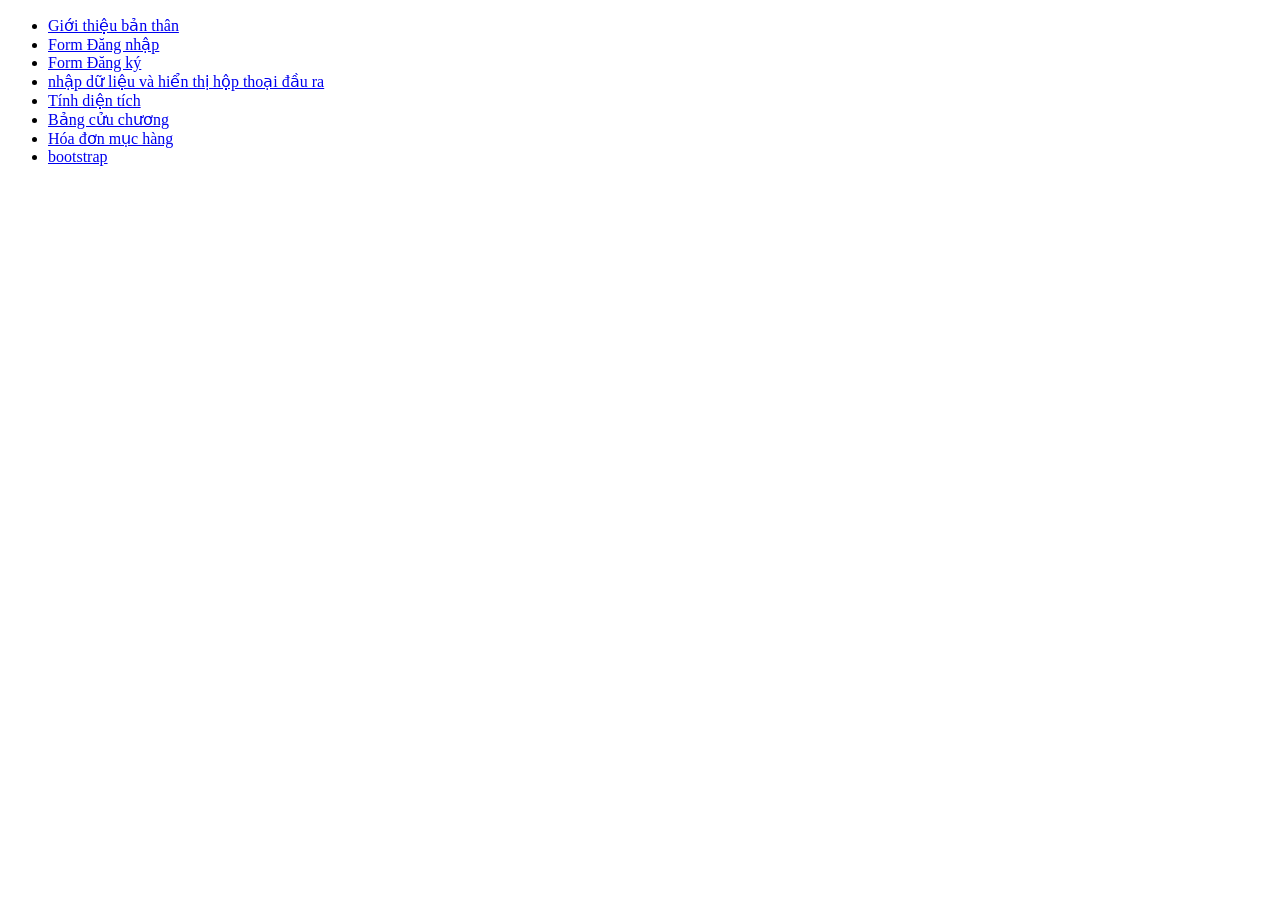
<file: index.html>
<!DOCTYPE html>
	<html lang="vi">
		<head>
			<title> trang web </title>
			<meta charset="UTF-8">
		</head>
		<body>
			<ul>
				<li>
					<a href="html/trang1.html"> Giới thiệu bản thân </a>
				</li>
				<li>
					<a href="html/login.html"> Form Đăng nhập </a>
				</li>
                <li>
                    <a href="html/register.html"> Form Đăng ký </a>
                </li>
				<li>
					<a href="html/trang2.html"> nhập dữ liệu và hiển thị hộp thoại đầu ra </a>
				</li>
				<li>
					<a href="html/trang3.html"> Tính diện tích </a>
				</li>
				<li>
					<a href="html/bangcuuchuong.html"> Bảng cửu chương </a>
				</li>
				<li>
					<a href="html/trang4.html"> Hóa đơn mục hàng </a>
				</li>
				<li>
					<a href="html/trang5.html"> bootstrap </a>
				</li>
			</ul>
		</body>
	</html>
</file>
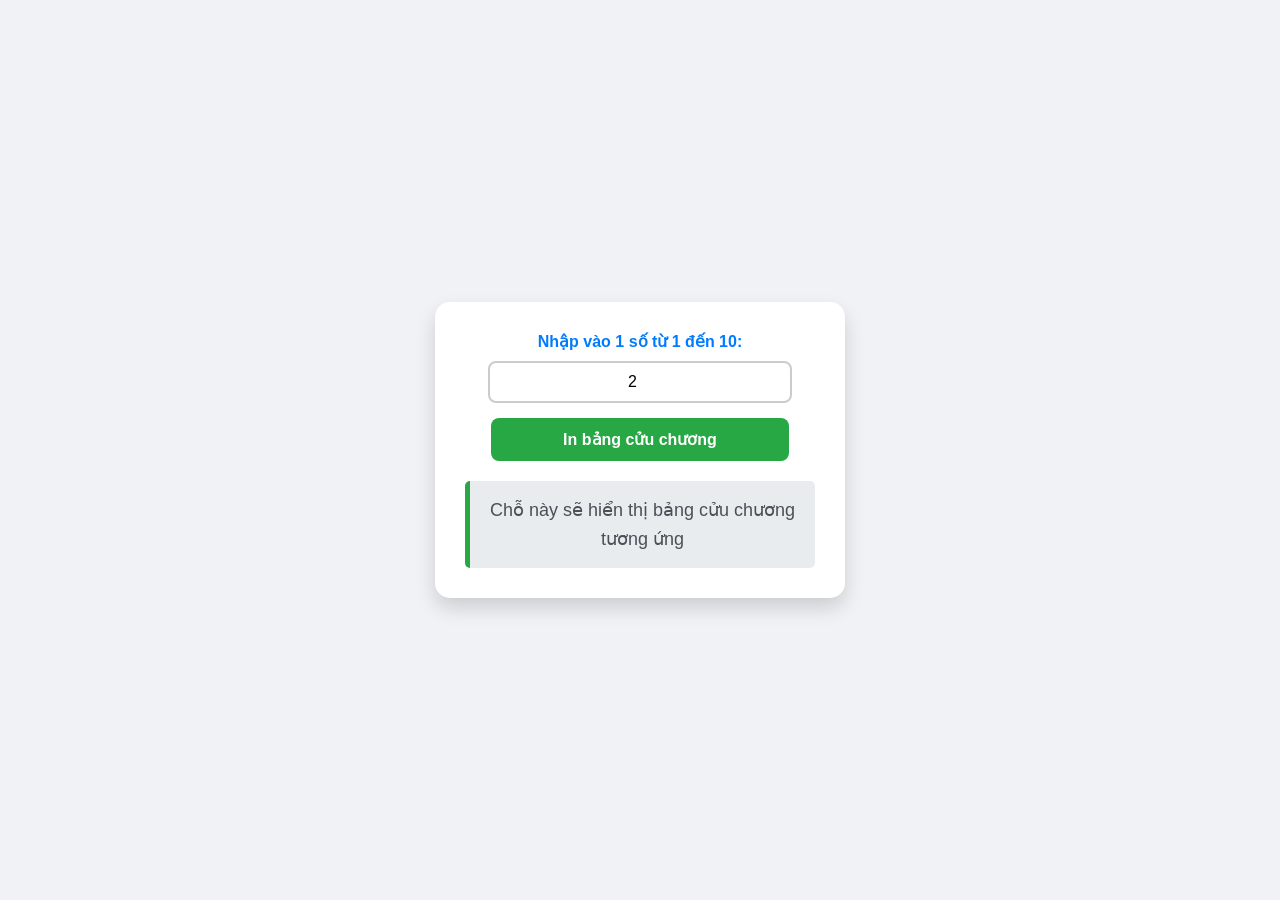
<file: html/bangcuuchuong.html>
<!DOCTYPE html>
<html lang="vi">

<head>
	<title>Bảng cửu chương</title>
	<meta charset="utf-8">
	<link href = "../css/bangcuuchuong.css" rel="stylesheet">
</head>

<body>
	<div class="container">
		<form>
			<label>Nhập vào 1 số từ 1 đến 10:</label>
			<input type="number" name="txtSo" id="txtSo" placeholder="Nhập vào 1 số" min="1" max="10" value="2">
			<input type="button" id="btnPrint" value="In bảng cửu chương"
				onclick="printBCC(document.getElementById('txtSo').value)">
		</form>
		<div id="result">
			Chỗ này sẽ hiển thị bảng cửu chương tương ứng
		</div>

	</div>
	<script>
		/*Viết mã Javascript*/
		function printBCC(n) {
			let result = "";


			let i = 1;
			while (i <= 10) {
				result += `${n} x ${i} = ${n * i} <br>`;
				i++;
			}
			//Đưa kết quả vào thẻ div có id là "result"
			document.getElementById("result").innerHTML = result;
		}
	</script>
</body>

</html>
</file>
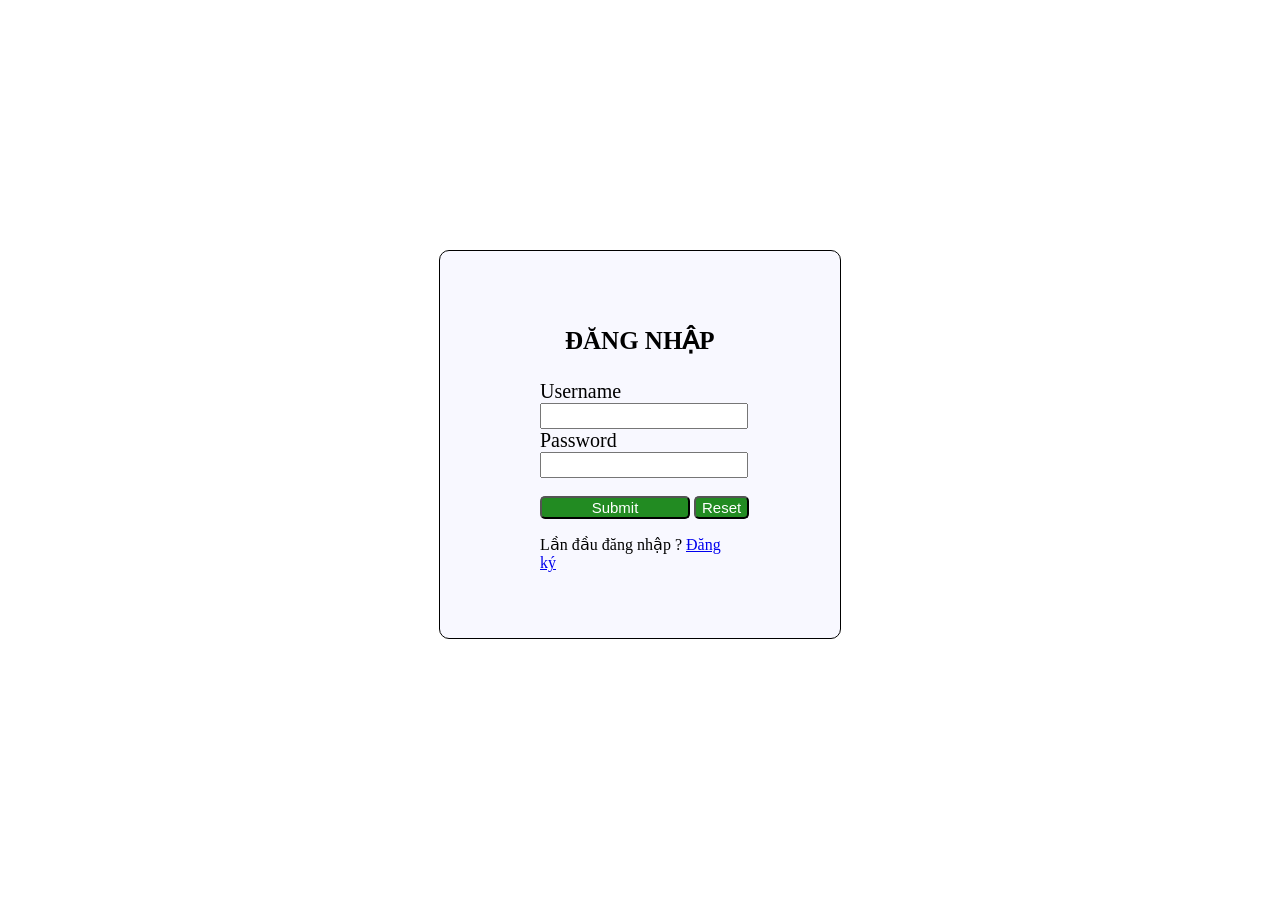
<file: html/login.html>
<!DOCTYPE html>
	<html lang = "vi">
		<head>
			<meta charset = "UTF-8">
			<title> TRANG ĐĂNG NHẬP </title>
			<link rel = "stylesheet" href = "../css/LoginForm.css">
		</head>
		<body style = "margin:0px;">
			<div id = "Div-Form">
				<form id = "Login-Form">
					<div id = "Login-Form-Div">
						<h3 id ="Title-Form"> Đăng Nhập </h3>
						<label for = "Username" id = "Username-Label"> Username </label>  <br>
						<input type = "text" id = "Username" name = "Username" class = "Form-control"> <br>
						<label for = "Password" id = "Password-Label"> Password </label> <br>
						<input type = "password" id = "Password" name = "Password" class = "Form-control"> <br> <br>
						<input type = "submit" value = "Submit" name = "Sb-Login" id = "Submit-Input">
						<input type = "reset" value = "Reset" name = "Rs-Login" id = "Reset-Input">
						<p id = "Register-Form"> Lần đầu đăng nhập ? <a href = "register.html"> Đăng ký </a> </p>
					</div>
				</form>
			</div>
		</body>
	</html>
</file>
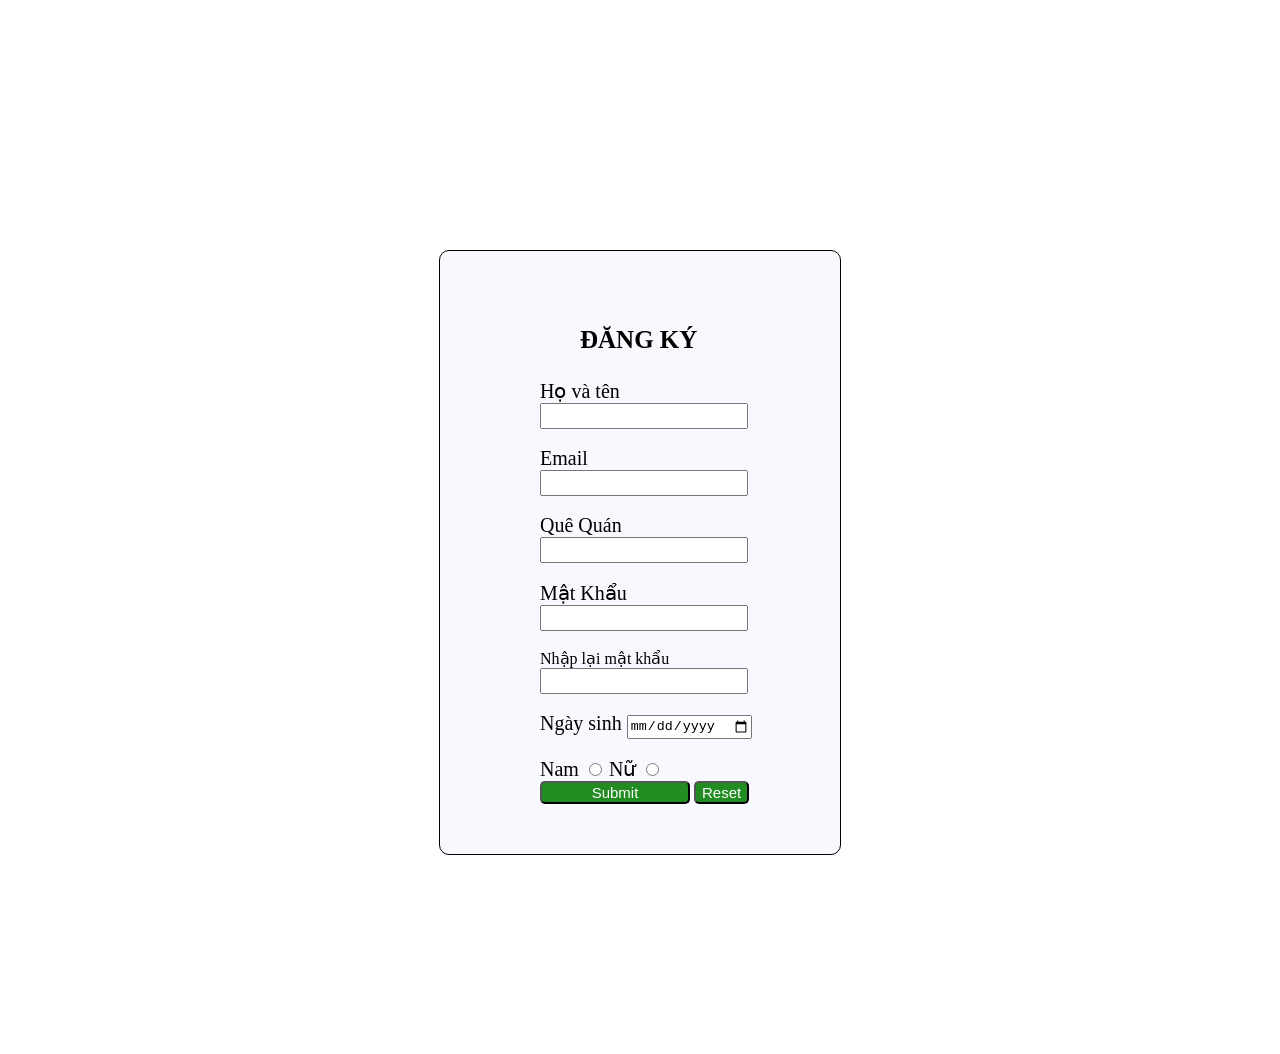
<file: html/register.html>
<!DOCTYPE html>
	<html lang = "vi">
		<head>
			<meta charset = "UTF-8">
			<title> TRANG ĐĂNG KÝ </title>
			<link rel = "stylesheet" href = "../css/RegisterForm.css">
		</head>
		<body style = "margin:0px;">
			<div id = "Div-Form">
				<form id = "Login-Form">
					<div id = "Login-Form-Div">
						<h3 id ="Title-Form"> Đăng Ký </h3>
						<label for = "Username" id = "Username-Label"> Họ và tên </label>  <br>
						<input type = "text" id = "Username" name = "Username" class = "Form-control"> <br> <br>
						
						<label for = "Email" id = "Email-Label"> Email </label> <br>
						<input type = "email" id = "Email" name = "Email" class = "Form-control"> <br> <br>
						
						<label for = "QueQuan" id = "QueQuan-Label"> Quê Quán </label> <br>
						<input type = "text" id = "QueQuan" name - "QueQuan" class = "Form-control"> <br> <br>
						
						<label for = "Password" id = "Password-Label"> Mật Khẩu </label> <br>
						<input type = "password" id = "Password" name = "Password" class = "Form-control"> <br> <br>
						
						<label for ="ConfirmPassword" id = "ConfirmPassword"> Nhập lại mật khẩu </label> <br>
						<input type = "password" id = "ConfirmPassword" name = "ConfirmPassword" class = "Form-control"> <br> <br>
						
						<label for = "NgaySinh" id = "NgaySinh-Label"> Ngày sinh </label>
						<input type = "date" id = "NgaySinh" name = "NgaySinh" class = "Form-control"> <br> <br>
						
						<label for = "GioiTinh-Nam" id = "GioiTinhNam-Label"> Nam </label>
						<input type = "radio" id = "GioiTinh-Nam" name = "GioiTinh" value = "Nam" class = "Form-control-GioiTinh">
						
						<label for = "GioiTinh-Nu" id = "GioiTinhNu-Label"> Nữ </label>
						<input type = "radio" id = "GioiTinh-Nu" name = "GioiTinh" value = "Nu" class = "Form-control-GioiTinh"> <br>
						
						<input type = "submit" value = "Submit" name = "Sb-Login" id = "Submit-Input">
						<input type = "reset" value = "Reset" name = "Rs-Login" id = "Reset-Input">
					</div>
				</form>
			</div>
		</body>
	</html>
</file>
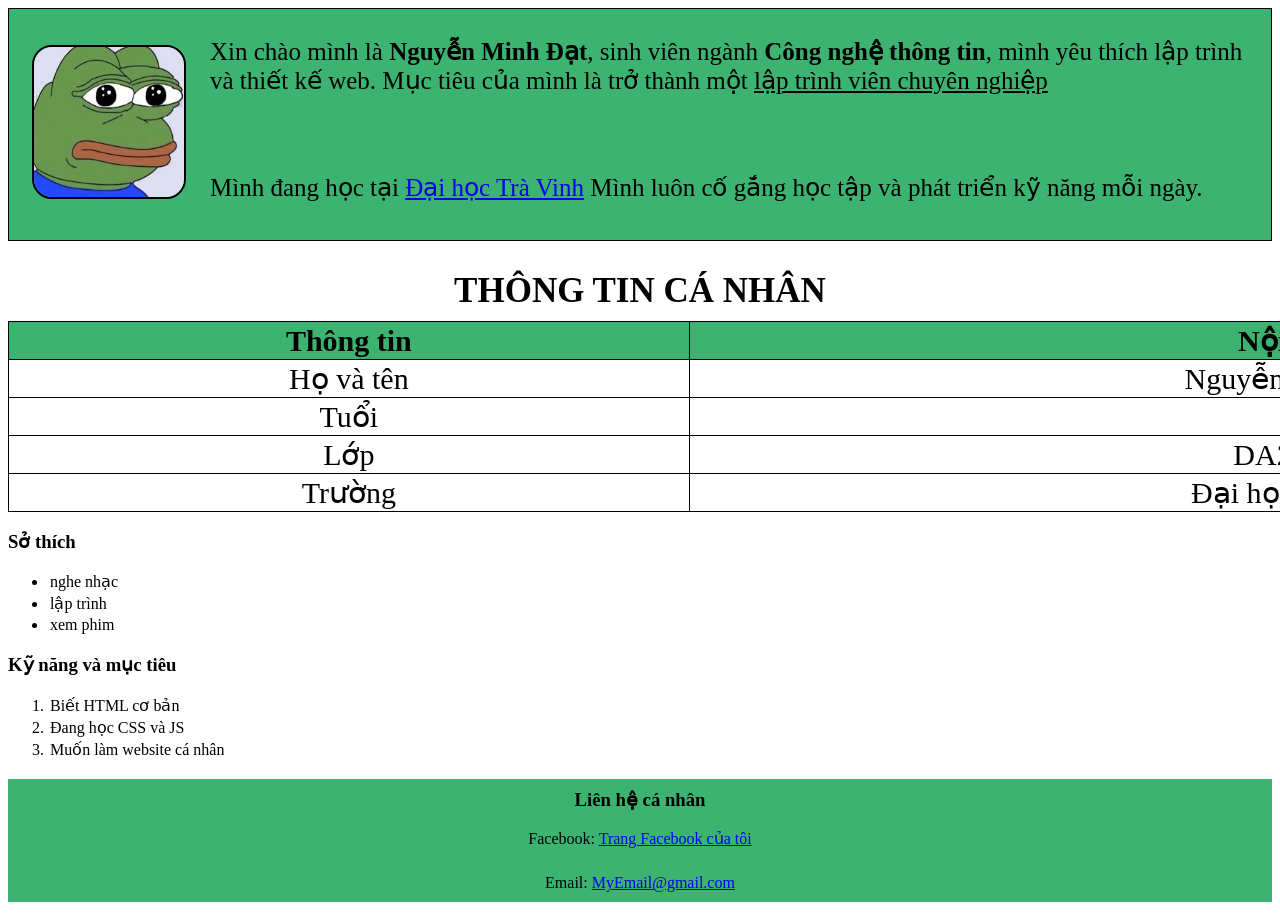
<file: html/trang1.html>
<!DOCTYPE html>
    <html lang="vi">
        <head>
            <title> TRANG Web </title>
            <meta charset="UTF-8">
            <link rel="stylesheet" href="../css/main.css">
        </head>
        <body>
	    <div id = "container">
            <table id="tb1">
                <tr id = "pepetablerow">
                    <td>
                        <img src="../assets/images/images.jpg" alt="avatar" width="200" height="100">
                    </td>
                    <td>
                        <p class="gioithieu">Xin chào mình là <b>Nguyễn Minh Đạt</b>, sinh viên ngành <b>Công nghệ thông tin</b>, mình yêu thích lập trình và thiết kế web. Mục tiêu của mình là trở thành một <u>lập trình viên chuyên nghiệp</u></p> <br>
                        <p class="gioithieu" style="padding-bottom:10px;">Mình đang học tại <a href="https://tvu.edu.vn" id = "TVU">Đại học Trà Vinh</a> Mình luôn cố gắng học tập và phát triển kỹ năng mỗi ngày.</p>
                    </td>
                </tr>
            </table>
	    </div>
            <div id = "tableDIV">
	    <h3 id = "thongtin"> THÔNG TIN CÁ NHÂN </h3>
            <table id="table">   
                <tr class="tb2">
                    <th>Thông tin</th>
                    <th>Nội dung</th>
                </tr>
                <tr class="tb2">
                    <td>Họ và tên</td>
                    <td>Nguyễn Minh Đạt</td>
                </tr>
                <tr class="tb2">
                    <td>Tuổi</td>
                    <td>20</td>
                </tr>
                <tr class="tb2">
                    <td>Lớp</td>
                    <td>DA25TTB</td>
                </tr>
                <tr class="tb2">
                    <td>Trường</td>
                    <td>Đại học Trà Vinh</td>
                </tr>
            </table>
	    </div>
            <h3>Sở thích</h3>
            <ul>
                <li class="list1">
                    <p> nghe nhạc</p>
                </li">
                <li class="list1">
                    <p> lập trình</p>
                </li>
                <li class="list1">
                    <p> xem phim</p>
                </li>
            </ul>
            <h3> Kỹ năng và mục tiêu </h3>
	    <ol id = "list">
    		<li class="list2">
		    <p>Biết HTML cơ bản</p>
		</li>
		<li class="list2">
		    <p>Đang học CSS và JS</p>
		</li> 
		<li class="list2">
		    <p>Muốn làm website cá nhân</p>
		</li>
	    </ol>
	    <div id = "lienhe">
	    <h3> Liên hệ cá nhân </h3>
	    <p> Facebook: <a href="facebook.com" id = "Fb"> Trang Facebook của tôi </a> </p> 
     	    <p> Email: <a href="mailto:myemail@gmail.com" id = "gmail"> MyEmail@gmail.com </a></p>
	    </div>
        </body>
    </html>
</file>
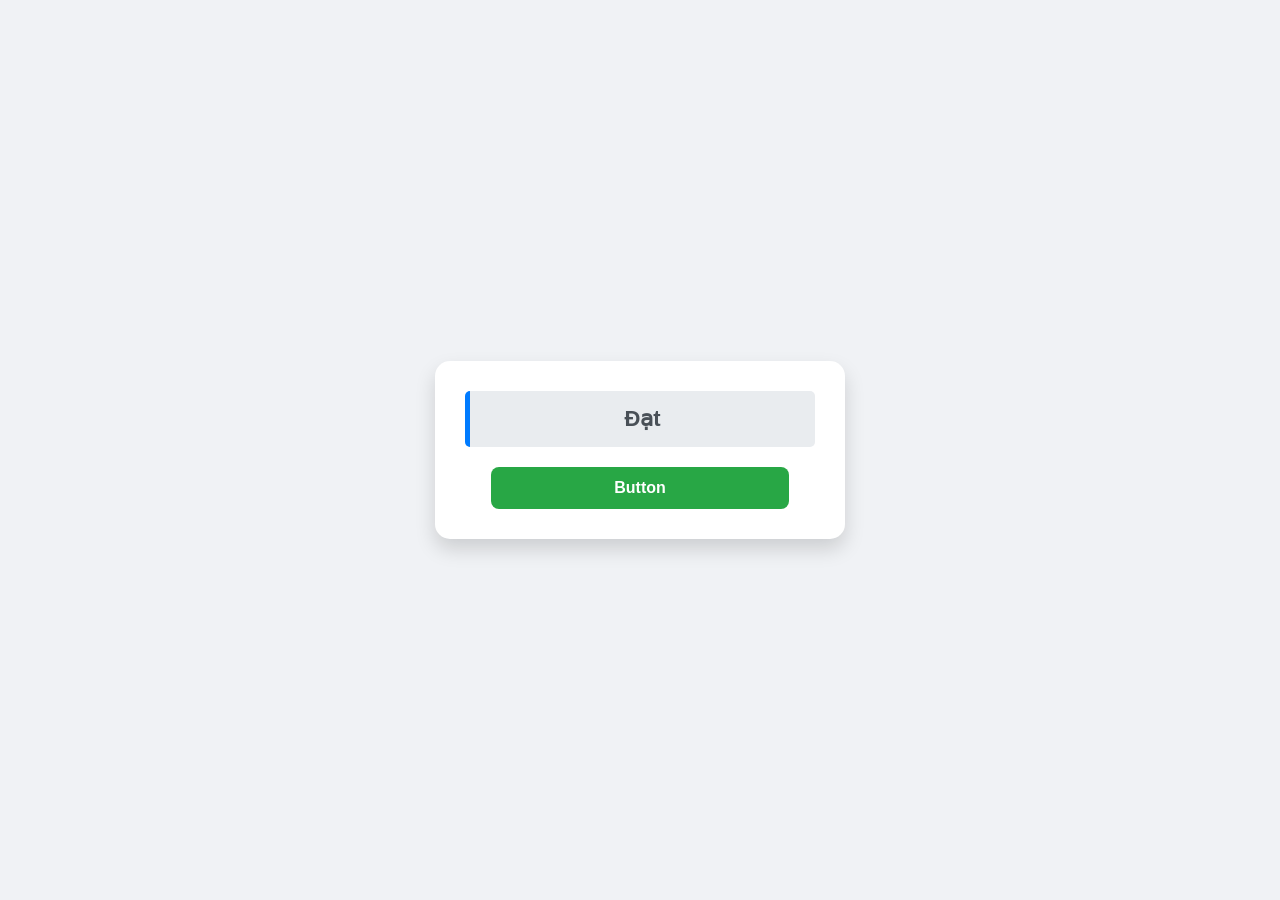
<file: html/trang2.html>
<!DOCTYPE html>
<html lang="vi">
<head> 
    <title>TRANG Web</title>
    <meta charset="UTF-8">
    <link rel="stylesheet" href="../css/prompt.css">
</head>
<body>
    <div id="container">  
        <p id="Ten">Đạt</p>
        <button type="button" onclick="Test()">Button</button>
    </div>

    <script>
        function Test(){
            let name = prompt("nhập tên của bạn:");
            let ngaysinh = Number(prompt("Nhập năm sinh của bản:"));
            if (ngaysinh > 2026 || ngaysinh < 1900) {
                alert("Ngày sinh không hợp lệ:");
            } else {
                alert("xin chao " + name + " ban nam nay da " + (2026 - ngaysinh) + " tuoi roi!");
                if (ngaysinh > 2000 && ngaysinh <= 2010){
                    alert("bạn thuộc thế hệ Z");
                }
                else if (ngaysinh > 2010){
                    alert("bạn thuộc thế hệ A");
                }
                else {
                    alert("bạn thuộc thệ hệ cũ");   
                }
            }
        }
    </script>
</body>
</html>
</file>
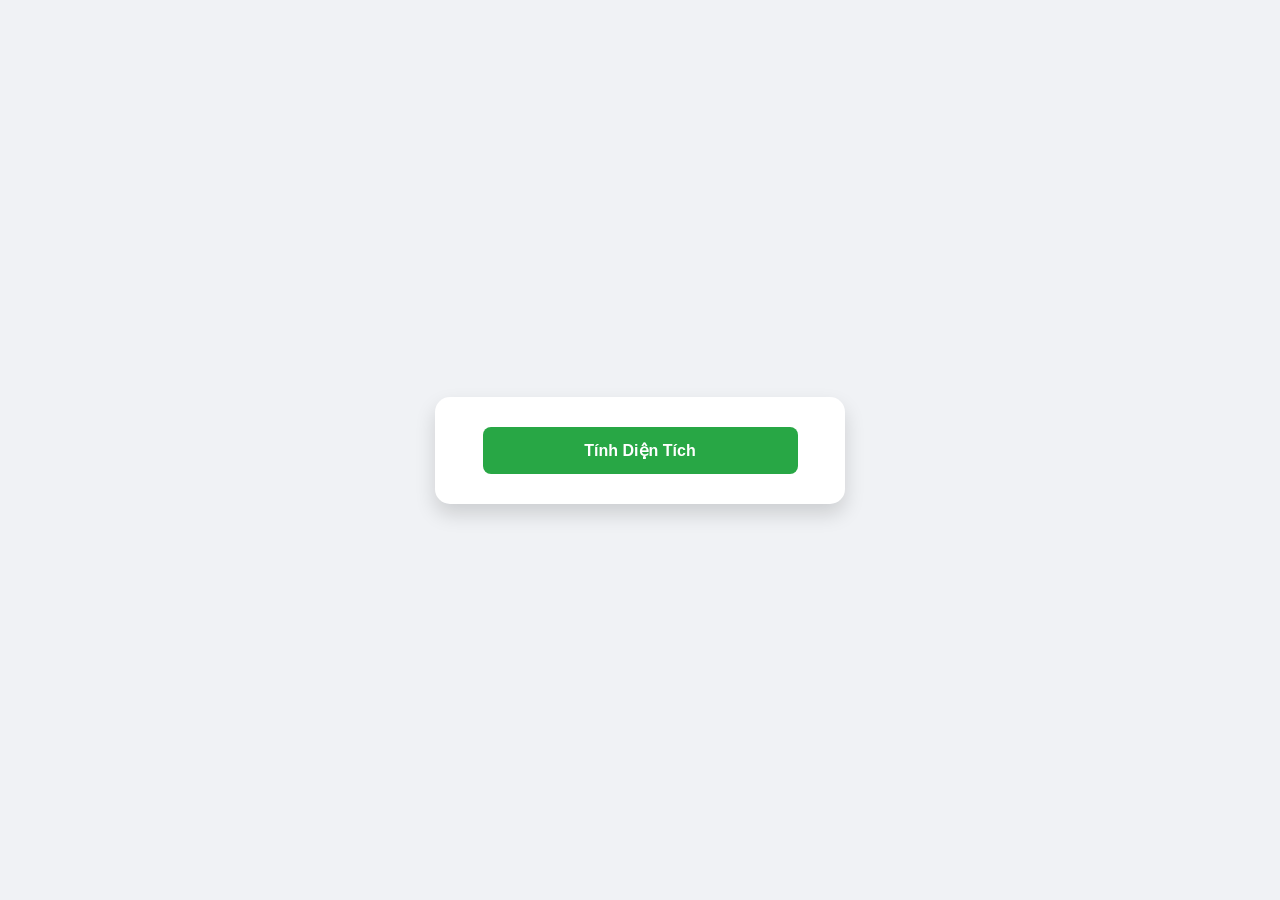
<file: html/trang3.html>
<!DOCTYPE html>
<html lang="vi">
<head>
    <title>TRANG Web</title>
    <meta charset="UTF-8">
    <link rel="stylesheet" href="../css/tinhdientich.css">
</head>
<body>
    <div id="container">  
        <button type="button" onclick="Test()">Tính Diện Tích</button>
    </div>

    <script>
        function Test(){
            let chieudai;
            let chieurong;
            do {
                chieudai = Number(prompt("Nhập chiều dài(cm):"));
                chieurong = Number(prompt("Nhập chiều rộng(cm):"));
            } while (chieurong > chieudai);

            if (chieurong == chieudai) {
                let hinhvuong = chieudai * chieudai;
                alert(`diện tích hình vuông là ${hinhvuong} cm^2`);
            }
            else {
                let hinhchunhat = chieudai * chieurong;
                alert(`diện tích hình chữ nhật là ${hinhchunhat} cm^2`);
            }
        }
    </script>
</body>
</html>
</file>
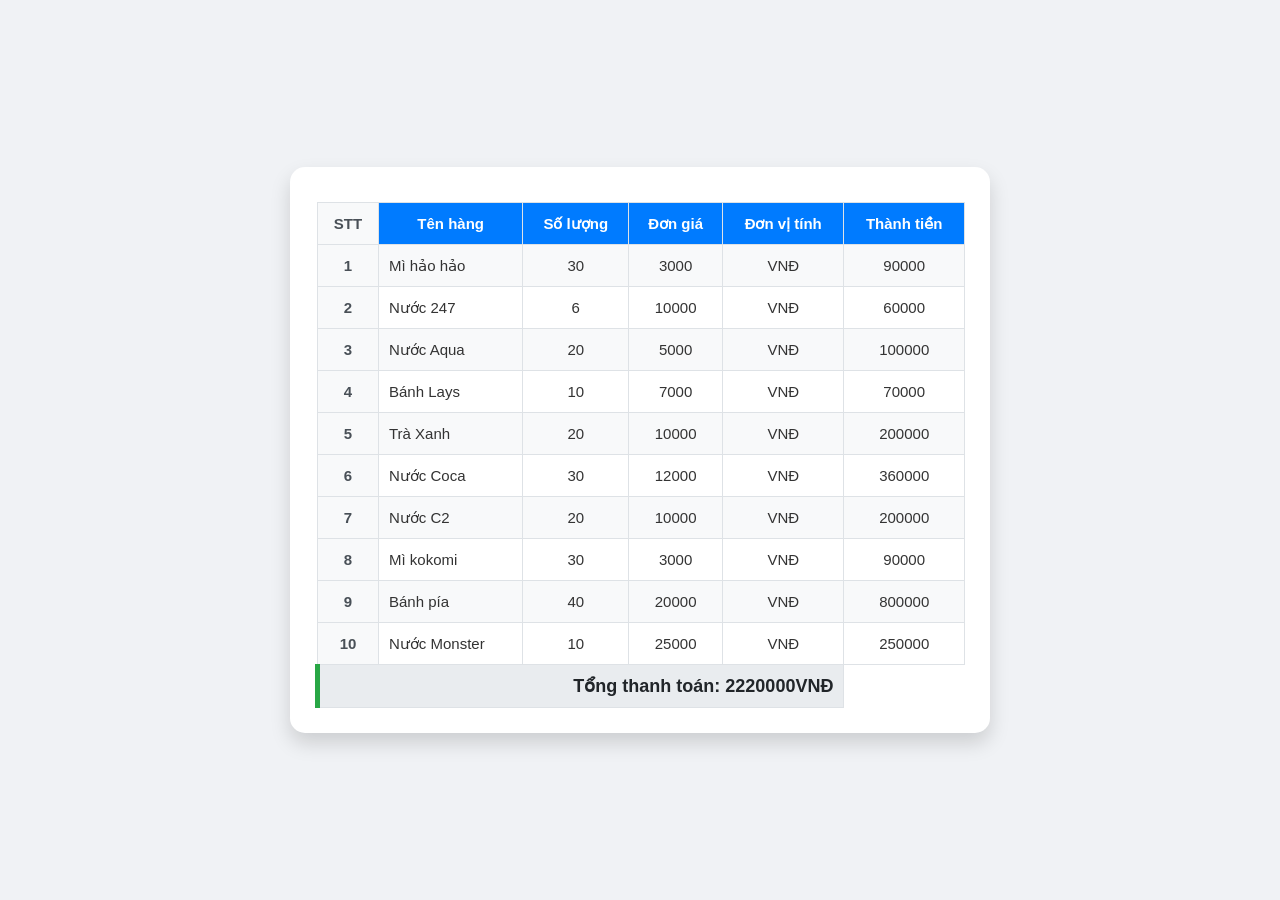
<file: html/trang4.html>
<!DOCTYPE html>
<html lang="vi">
<head>
    <title> TRANG Web </title>
    <meta charset="UTF-8">
    <link rel="stylesheet" href="../css/banghoadon.css">
</head>
<body>
    <div id="container">
        <table id="table">
            <tr>
                <th>STT</th>
                <th>Tên hàng</th>
                <th>Số lượng</th>
                <th>Đơn giá</th>
                <th>Đơn vị tính</th>
                <th>Thành tiền</th>
            </tr>
            <tr>
                <th>1</th>
                <td class="tenhang">Mì hảo hảo</td>
                <td class="soluong">30</td>
                <td class="dongia">3000</td>
                <td>VNĐ</td>
                <td class="thanhtien">90000</td>
            </tr>
            <tr>
                <th>2</th>
                <td class="tenhang">Nước 247</td>
                <td class="soluong">6</td>
                <td class="dongia">10000</td>
                <td>VNĐ</td>
                <td class="thanhtien">60000</td>
            </tr>
            <tr>
                <th>3</th>
                <td class="tenhang">Nước Aqua</td>
                <td class="soluong">20</td>
                <td class="dongia">5000</td>
                <td>VNĐ</td>
                <td class="thanhtien">100000</td>
            </tr>
            <tr>
                <th>4</th>
                <td class="tenhang">Bánh Lays</td>
                <td class="soluong">10</td>
                <td class="dongia">7000</td>
                <td>VNĐ</td>
                <td class="thanhtien">70000</td>
            </tr>
            <tr>
                <th>5</th>
                <td class="tenhang">Trà Xanh</td>
                <td class="soluong">20</td>
                <td class="dongia">10000</td>
                <td>VNĐ</td>
                <td class="thanhtien">200000</td>
            </tr>
            <tr>
                <th>6</th>
                <td class="tenhang">Nước Coca</td>
                <td class="soluong">30</td>
                <td class="dongia">12000</td>
                <td>VNĐ</td>
                <td class="thanhtien">360000</td>
            </tr>
            <tr>
                <th>7</th>
                <td class="tenhang">Nước C2</td>
                <td class="soluong">20</td>
                <td class="dongia">10000</td>
                <td>VNĐ</td>
                <td class="thanhtien">200000</td>
            </tr>
            <tr>
                <th>8</th>
                <td class="tenhang">Mì kokomi</td>
                <td class="soluong">30</td>
                <td class="dongia">3000</td>
                <td>VNĐ</td>
                <td class="thanhtien">90000</td>
            </tr>
            <tr>
                <th>9</th>
                <td class="tenhang">Bánh pía</td>
                <td class="soluong">40</td>
                <td class="dongia">20000</td>
                <td>VNĐ</td>
                <td class="thanhtien">800000</td>
            </tr>
            <tr>
                <th>10</th>
                <td class="tenhang">Nước Monster</td>
                <td class="soluong">10</td>
                <td class="dongia">25000</td>
                <td>VNĐ</td>
                <td class="thanhtien">250000</td>
            </tr>
            <tr>
                <td colspan="5" id = "tongthanhtoan1">Tổng Thanh toán</td>
            </tr>
        </table>
    </div>
    <script>
        const thanhtien = document.getElementsByClassName("thanhtien");
        const sl = document.getElementsByClassName("soluong");
        let tongthanhtoan = 0;

        for(let i = 0; i<sl.length; i++){
            tongthanhtoan += Number(thanhtien[i].innerHTML); 
        }
        document.getElementById("tongthanhtoan1").innerHTML = `Tổng thanh toán: ${tongthanhtoan}VNĐ`
    </script>
</body>
</html>
</file>
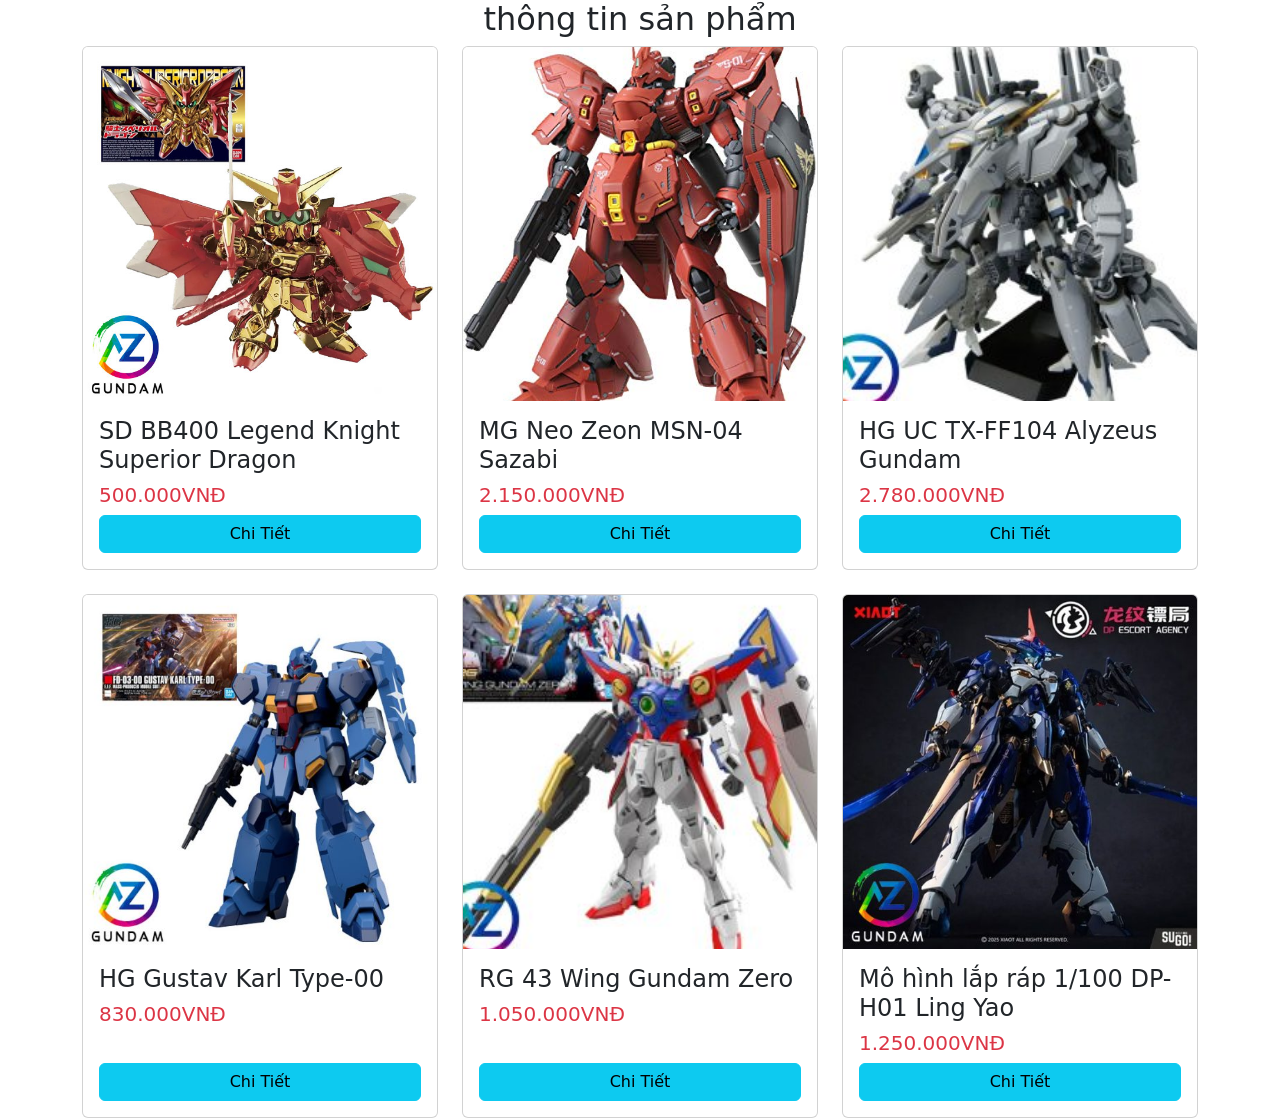
<file: html/trang5.html>
<!DOCTYPE html>
    <html lang = "vi">
        <head>
            <title> bootstrap </title>
            <meta charset="UTF-8">
            <link href="https://cdn.jsdelivr.net/npm/bootstrap@5.3.8/dist/css/bootstrap.min.css" rel="stylesheet">
            <script src="https://cdn.jsdelivr.net/npm/bootstrap@5.3.8/dist/js/bootstrap.bundle.min.js"></script>
            <script src="../js/lib.js"></script>
        </head>
    
        <body>
            <div class = "container">
                <h2 style = "text-align: center;">thông tin sản phẩm </h2>
                <div class = "row row-cols-1 row-cols-md-3 g-4" id = "product-list">

                </div>
            </div>
            <script>
                loadAllProducts(productItems);
            </script>
        </body>
</html>
</file>
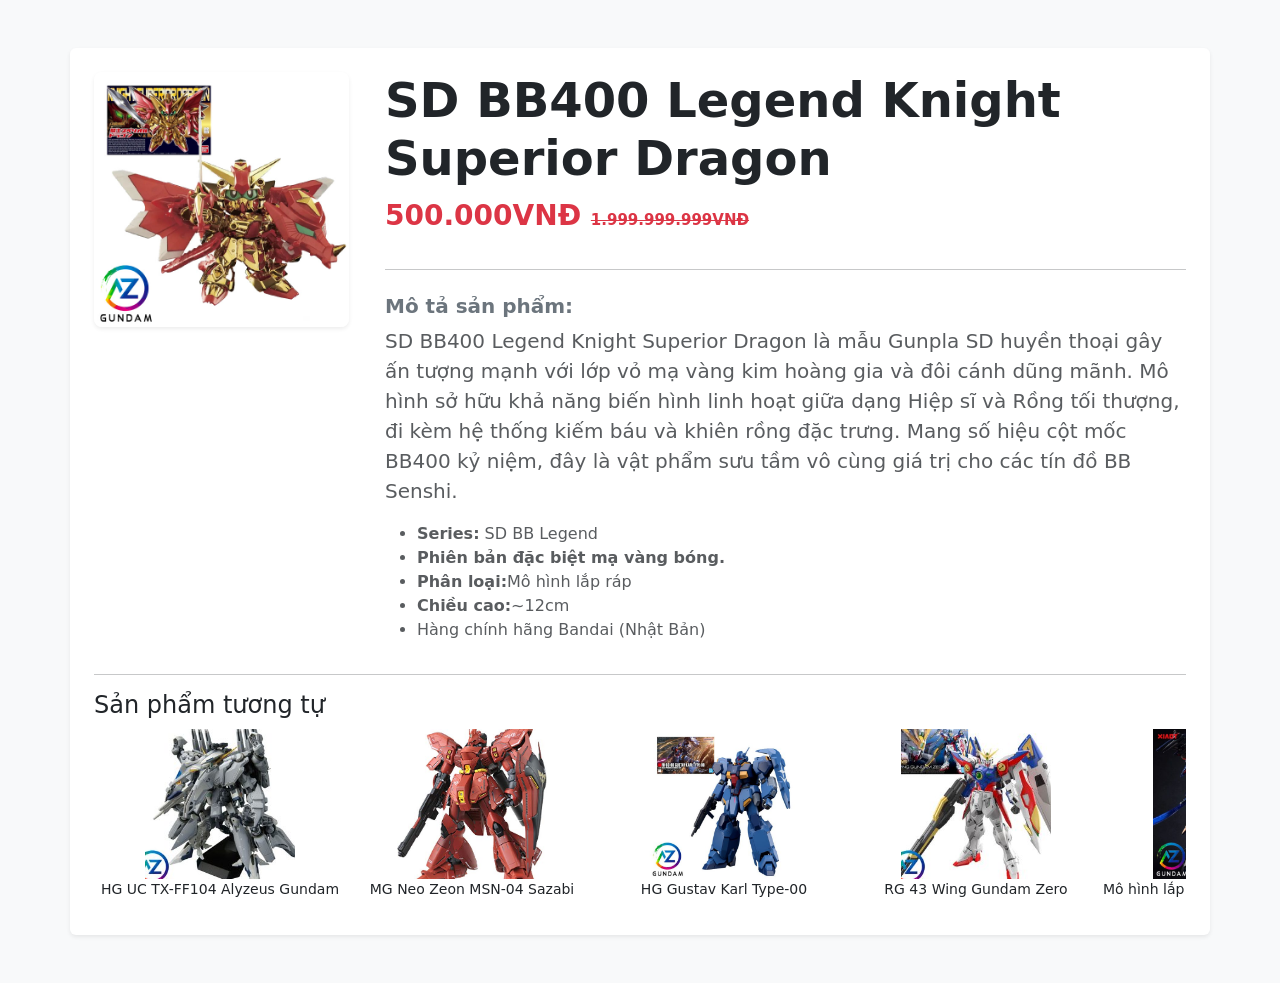
<file: html/trang6.html>
<!DOCTYPE html>
<html lang="vi">

<head>
    <meta charset="UTF-8">
    <title>Chi Tiết Sản Phẩm</title>

    <link href="https://cdn.jsdelivr.net/npm/bootstrap@5.3.8/dist/css/bootstrap.min.css" rel="stylesheet">

    <style>
        .product-img {
            object-fit: cover;
            width: 100%;
            height: auto;
            border-radius: 8px;
        }

        .related-product-card img {
            height: 200px;
            object-fit: cover;
        }

        .images {
            object-fit: cover;
            width: 150px;
            height: 150px;
            margin: 0px 50px;
        }

        .tableimg {
            /* border: 1px solid black; */
        }

        .Text {
            text-align: center;
            display: block;
            white-space: normal;
            font-size:14px;
        }

        .vungcuon {
            width: 100%;
            overflow-x: auto;
            white-space: nowrap;
            padding-bottom: 10px;
        }
        .vungcuon table {
            width: max-content;
        }
    </style>
</head>

<body class="bg-light">

    <div class="container my-5 bg-white p-4 rounded shadow-sm">
        <div class="row">
            <div class="col-12 col-md-3 mb-4 mb-md-0">
                <img src="../assets/images/gundam.jpg" alt="SD BB400 Legend Knight Superior Dragon"
                    class="product-img img-fluid shadow-sm">
            </div>

            <div class="col-12 col-md-9 d-flex flex-column justify-content-start ps-md-4">
                <h1 class="display-5 fw-bold text-dark mb-2">SD BB400 Legend Knight Superior Dragon</h1>

                <div class="text-danger fs-3 fw-semibold mb-3">
                    500.000VNĐ <span style="font-size:15px;"><del>1.999.999.999VNĐ</del></span>
                </div>

                <hr>

                <div class="product-details mt-2">
                    <h5 class="fw-bold text-secondary">Mô tả sản phẩm:</h5>
                    <p class="text-muted lead">SD BB400 Legend Knight Superior Dragon là mẫu Gunpla SD huyền thoại gây
                        ấn tượng mạnh với lớp vỏ mạ vàng kim hoàng gia và đôi cánh dũng mãnh.
                        Mô hình sở hữu khả năng biến hình linh hoạt giữa dạng Hiệp sĩ và Rồng tối thượng,
                        đi kèm hệ thống kiếm báu và khiên rồng đặc trưng. Mang số hiệu cột mốc BB400 kỷ niệm,
                        đây là vật phẩm sưu tầm vô cùng giá trị cho các tín đồ BB Senshi.</p>
                    <ul class="text-muted grid gap-2">
                        <li><strong>Series:</strong> SD BB Legend </li>
                        <li><strong>Phiên bản đặc biệt mạ vàng bóng.</strong></li>
                        <li><strong>Phân loại:</strong>Mô hình lắp ráp</li>
                        <li><strong>Chiều cao:</strong>~12cm</li>
                        <li>Hàng chính hãng Bandai (Nhật Bản)</li>
                    </ul>
                </div>
            </div>
        </div>
        <hr>
        <div>
            <h4> Sản phẩm tương tự </h4>
            <div class="col-12 col-md-3 mb-4 mb-md-0 vungcuon">
                <table>
                    <tr>
                        <td class="tableimg">
                            <img src="../assets/images/gundam2.jpg" class="images">
                            <span class="Text">HG UC TX-FF104 Alyzeus Gundam</span>
                        </td>
                        <td class="tableimg">
                            <img src="../assets/images/gundam3.jpg" class="images">
                            <span class="Text">MG Neo Zeon MSN-04 Sazabi</span>
                        </td>
                        <td class="tableimg">
                            <img src="../assets/images/gundam4.jpg" class="images">
                            <span class="Text">HG Gustav Karl Type-00</span>
                        </td>
                        <td class="tableimg">
                            <img src="../assets/images/gundam5.jpg" class="images">
                            <span class="Text">RG 43 Wing Gundam Zero</span>
                        </td>
                        <td class="tableimg">
                            <img src="../assets/images/gundam6.jpg" class="images">
                            <span class="Text" style="display: flex;">Mô hình lắp ráp 1/100 DP-H01 Ling Yao</span>
                        </td>
                    </tr>
                </table>
            </div>
        </div>
    </div>
</body>

</html>
</file>
<file: css/bangcuuchuong.css>
body {
    font-family: 'Segoe UI', Tahoma, Geneva, Verdana, sans-serif;
    background-color: #f0f2f5; 
    color: #333;
    display: flex;
    justify-content: center;
    align-items: center;
    height: 100vh;
    margin: 0;
}

.container {
    background-color: #ffffff;
    padding: 30px;
    border-radius: 15px; 
    box-shadow: 0 10px 20px rgba(0, 0, 0, 0.15); 
    width: 350px;
    text-align: center;
}

.Form-Control {
    margin-bottom: 20px;
}

label {
    display: block;
    font-weight: bold;
    margin-bottom: 10px;
    color: #007bff; 
}

#txtSo {
    width: 80%;
    padding: 10px;
    margin-bottom: 15px;
    border: 2px solid #ccc;
    border-radius: 8px;
    font-size: 16px;
    text-align: center;
    outline: none;
}

#txtSo:focus {
    border-color: #007bff; 
    box-shadow: 0 0 8px rgba(0, 123, 255, 0.5);
}

#btnPrint {
    background-color: #28a745; 
    color: white;
    border: none;
    padding: 12px 20px;
    font-size: 16px;
    font-weight: bold;
    border-radius: 8px;
    cursor: pointer;
    width: 85%;
}

#btnPrint:hover {
    background-color: #218838; 
}

#result {
    margin-top: 20px;
    padding: 15px;
    background-color: #e9ecef; 
    border-left: 5px solid #28a745; 
    border-radius: 5px;
    min-height: 50px;
    font-size: 18px;
    line-height: 1.6;
    font-weight: 500;
    color: #495057;
}
</file>
<file: css/LoginForm.css>
.Form-control {
	width:25%;
	height:20px;
}

#Div-Form {
	margin: 250px auto 200px;
	border:1px solid black;
	max-width: 400px;
	background-color: GhostWhite;
	border-radius: 10px;
}

#Title-Form {
	text-transform:uppercase;
	font-size:25px;
	padding-left:25px;
}

#Login-Form-Div {
	width: 800px;
	padding: 50px 100px 50px 100px;
}

#Username-Label, #Password-Label {	
	font-size:20px;
}

#Submit-Input, #Reset-Input {
	background-color:ForestGreen;
	border-radius: 5px;
	color:white;
	font-size:15px
}

#Submit-Input {
	width: 150px;
}

#Register-Form {
	width:200px;
}
</file>
<file: css/RegisterForm.css>
.Form-control {
	width:25%;
	height:20px;
}

#Div-Form {
	margin: 250px auto 200px;
	border:1px solid black;
	max-width: 400px;
	background-color: GhostWhite;
	border-radius: 10px;
}

#Title-Form {
	text-transform:uppercase;
	font-size:25px;
	padding-left:40px;
}

#Login-Form-Div {
	width: 800px;
	padding: 50px 100px 50px 100px;
}

#Username-Label, #Email-Label {	
	font-size:20px;
}

#GioiTinhNam-Label, #GioiTinhNu-Label, #QueQuan-Label, #NgaySinh-Label, #Password-Label, #ConfirmPassword-Label {
	font-size:20px;
}

#NgaySinh {
	width: 120px;
}

#Submit-Input, #Reset-Input{
	background-color:ForestGreen;
	border-radius: 5px;
	color:white;
	font-size:15px
}

#Submit-Input {
	width: 150px;
}

#Register-Form {
	width:200px;
}
</file>
<file: css/main.css>
#tb1 {
    margin: 0px;
    font-size: 25px;
}

#table {
    margin: auto;
    text-align:center;
    font-size: 30px;
    border-collapse: collapse;
    width: 1900px;
    border: 1px solid black;
}

#table tr {
    border: 1px solid black;
}

.tb2 th{
    border: 1px solid black;
    background-color: rgb(60, 179, 113);
}

.tb2 td {
    border: 1px solid black;
}

#container {
    background-color: rgb(60, 179, 113);
    margin: 0px;
    border: 1px solid black;
}

#thongtin {
    text-align: center;
    margin: auto;
    padding: 30px 0px 10px;
    font-size: 35px;
}


.list1 p {
    padding: 1px;
    margin: 1px;
}

.list2 p {
    padding: 1px;
    margin: 1px;
}

img {
    height: 150px;
    width: 150px;
    margin: 20px; 
    border: 2px solid black;
    border-radius: 20px;
}

#TVU:hover {
    background-color:Tomato;
}

#Fb:hover {
    color: cyan;
}

#gmail:hover {
    color: cyan;
}

#lienhe p {
    padding-bottom: 10px;
}

#lienhe {
    background-color: rgb(60, 179, 113);
    text-align:center;
    margin: 0px;
}

#lienhe h3{
    padding-top: 10px;
}
</file>
<file: css/prompt.css>
body {
    font-family: 'Segoe UI', Tahoma, Geneva, Verdana, sans-serif;
    background-color: #f0f2f5; 
    color: #333;
    display: flex;
    justify-content: center;
    align-items: center;
    height: 100vh;
    margin: 0;
}

#container {
    background-color: #ffffff;
    padding: 30px;
    border-radius: 15px; 
    box-shadow: 0 10px 20px rgba(0, 0, 0, 0.15); 
    width: 350px;
    text-align: center;
}

#Ten {
    margin-top: 0;
    margin-bottom: 20px;
    padding: 15px;
    background-color: #e9ecef; 
    border-left: 5px solid #007bff; /* Giữ style border-left đặc trưng, đổi sang màu xanh dương cho hợp với text hiển thị tên */
    border-radius: 5px;
    font-size: 22px;
    font-weight: bold;
    color: #495057;
}

button {
    background-color: #28a745; /* Màu xanh lá đồng bộ với nút #btnPrint cũ */
    color: white;
    border: none;
    padding: 12px 20px;
    font-size: 16px;
    font-weight: bold;
    border-radius: 8px;
    cursor: pointer;
    width: 85%;
    transition: background-color 0.2s ease;
}

button:hover {
    background-color: #218838; 
}
</file>
<file: css/tinhdientich.css>
body {
    font-family: 'Segoe UI', Tahoma, Geneva, Verdana, sans-serif;
    background-color: #f0f2f5; 
    color: #333;
    display: flex;
    justify-content: center;
    align-items: center;
    height: 100vh;
    margin: 0;
}

#container {
    background-color: #ffffff;
    padding: 30px;
    border-radius: 15px; 
    box-shadow: 0 10px 20px rgba(0, 0, 0, 0.15); 
    width: 350px;
    text-align: center;
}

button {
    background-color: #28a745;
    color: white;
    border: none;
    padding: 14px 20px;
    font-size: 16px;
    font-weight: bold;
    border-radius: 8px;
    cursor: pointer;
    width: 90%;
    transition: background-color 0.2s ease, transform 0.1s ease;
}

button:hover {
    background-color: #218838; 
}

button:active {
    transform: scale(0.98); 
}
</file>
<file: css/banghoadon.css>
body {
    font-family: 'Segoe UI', Tahoma, Geneva, Verdana, sans-serif;
    background-color: #f0f2f5; 
    color: #333;
    display: flex;
    justify-content: center;
    align-items: center;
    min-height: 100vh;
    margin: 0;
    padding: 20px;
    box-sizing: border-box;
}

#container {
    background-color: #ffffff;
    padding: 25px;
    border-radius: 15px; 
    box-shadow: 0 10px 20px rgba(0, 0, 0, 0.15); 
    width: 100%;
    max-width: 650px;
}

#table {
    width: 100%;
    border-collapse: collapse;
    margin-top: 10px;
    font-size: 15px;
}

#table th {
    background-color: #007bff;
    color: white;
    padding: 12px 10px;
    font-weight: 600;
    border: 1px solid #dee2e6;
}

#table td, #table tr th:not(:first-child) {
    padding: 10px;
    border: 1px solid #dee2e6;
    text-align: center;
}

#table tr th:first-child {
    background-color: #f8f9fa;
    color: #495057;
    font-weight: bold;
    border: 1px solid #dee2e6;
    width: 40px;
}

.tenhang {
    text-align: left !important;
    font-weight: 500;
}

#table tr:nth-child(even) {
    background-color: #f8f9fa;
}

#table tr:hover:not(:first-child):not(:last-child) {
    background-color: #e9ecef;
}

#tongthanhtoan1 {
    font-size: 18px;
    font-weight: bold;
    color: #212529;
    background-color: #e9ecef; 
    border-left: 5px solid #28a745 !important;
    text-align: right !important;
    padding: 15px;
}
</file>
